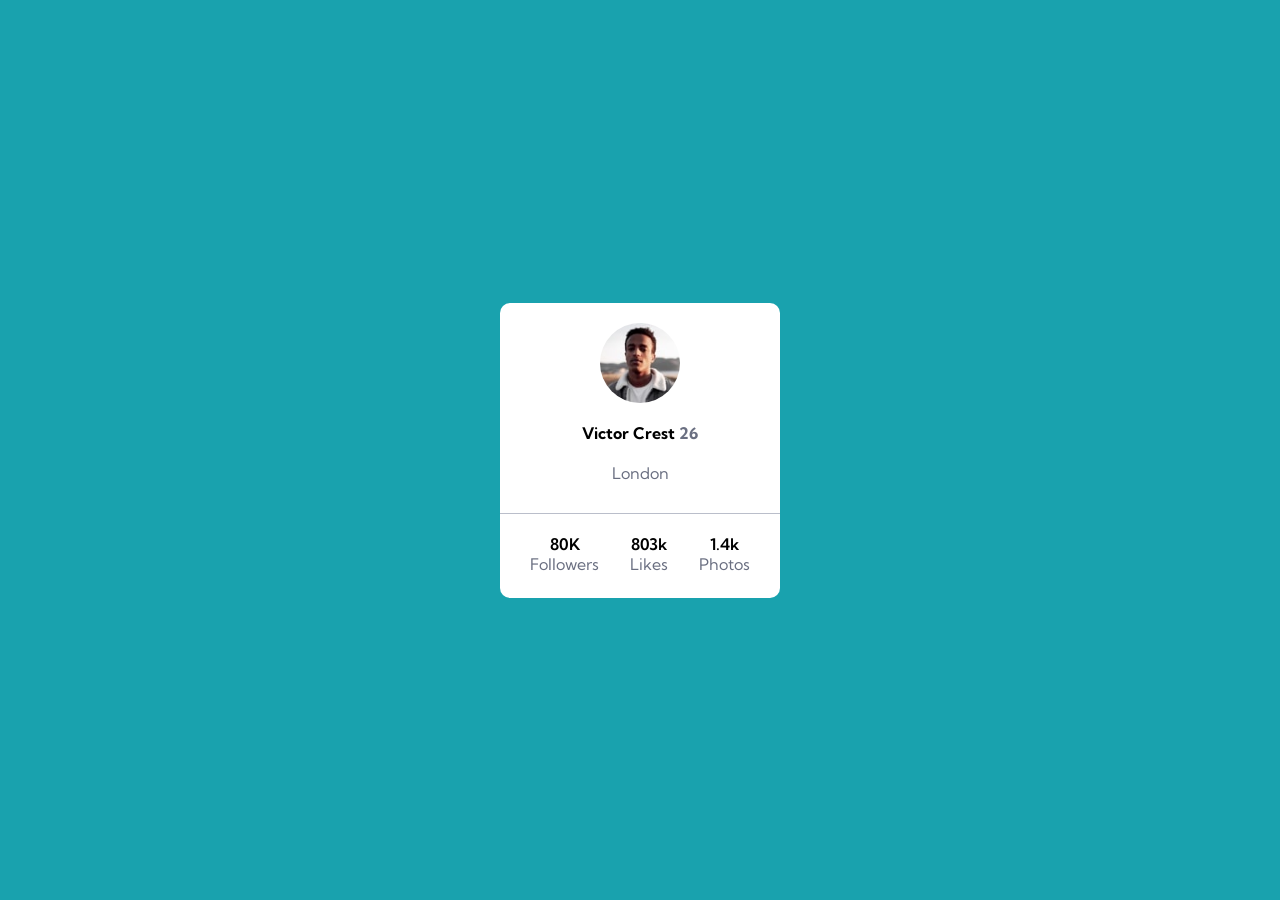
<file: Exercício CSS Avançado - Flexbox/1 - Cartão de perfil/index.html>
<!DOCTYPE html>
<html lang="PT-BR">
<head>
    <meta charset="UTF-8">
    <meta name="viewport" content="width=device-width, initial-scale=1.0">
    <link rel="stylesheet" href="./src/css/reset.css">
    <link rel="stylesheet" href="./src/css/style.css">
    <link rel="shortcut icon" href="./src/img/favicon-32x32.png" type="image/x-icon">
    <title>Cartão de perfil</title>
</head>
<body>
    <main>
        <section class="primeira-parte">
            <img src="./src/img/image-victor.jpg" alt="profile-photo">
            <p class="victor">Victor Crest <span>26</span></p>
            <p>London</p>
        </section>
        <section class="segunda-parte">
            <div>
                <p>80K</p>
                <p>Followers</p>
            </div>
            <div>
                <p>803k</p>
                <p>Likes</p>
            </div>
            <div>
                <p>1.4k</p>
                <p>Photos</p>
            </div>
        </section>
    </main>
</body>
</html>
</file>
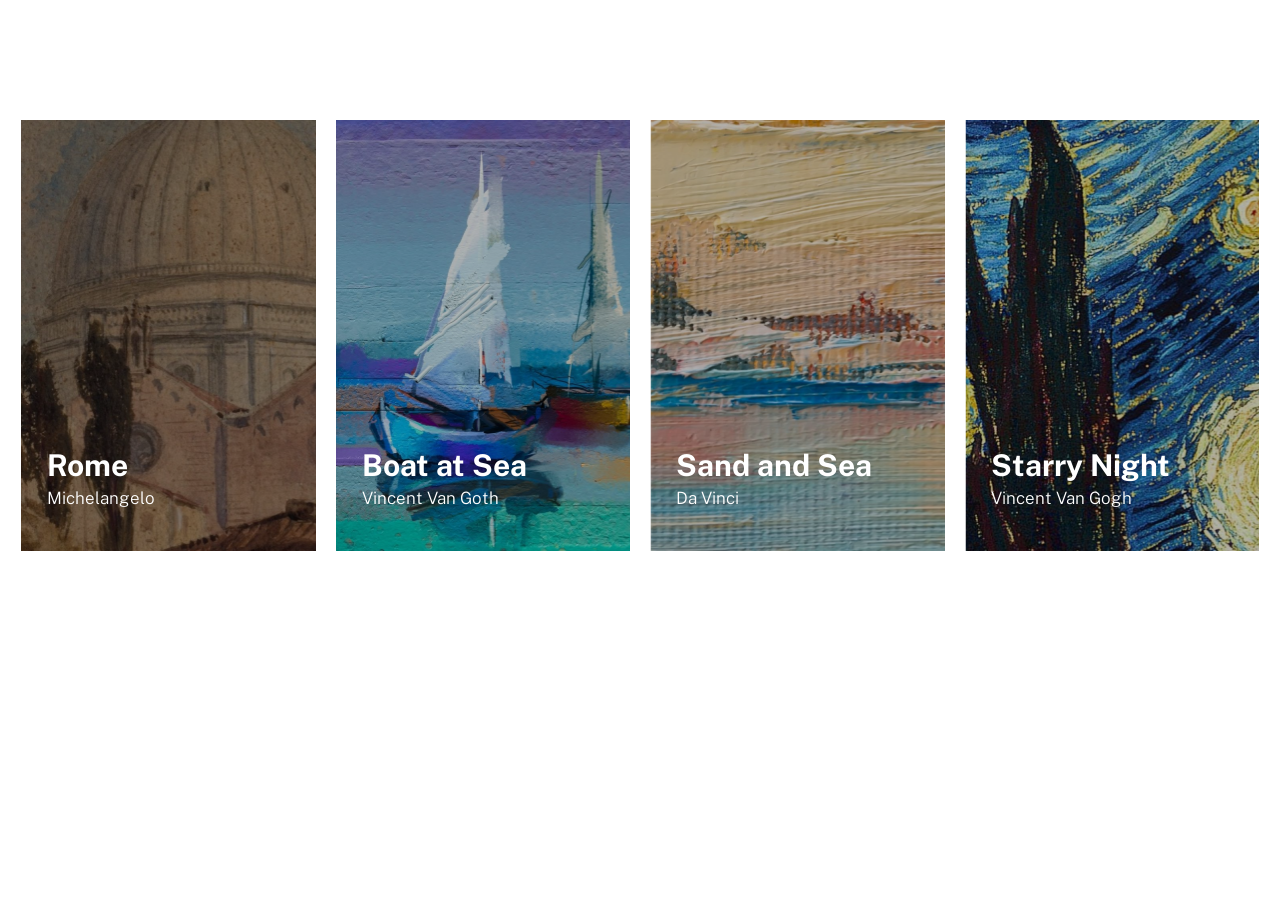
<file: Exercício CSS Avançado - Flexbox/4 - Lista de imagens/index.html>
<!DOCTYPE html>
<html lang="PT-BR">
<head>
    <meta charset="UTF-8">
    <meta name="viewport" content="width=device-width, initial-scale=1.0">
    <link rel="shortcut icon" href="./src/images/favicon.ico" type="image/x-icon">
    <link rel="stylesheet" href="./src/CSS/reset.css">
    <link rel="stylesheet" href="./src/CSS/style.css">
    <link rel="stylesheet" href="./src/CSS/responsivo.css">
    <link rel="preconnect" href="https://fonts.googleapis.com">
    <link rel="preconnect" href="https://fonts.gstatic.com" crossorigin>
    <link href="https://fonts.googleapis.com/css2?family=Public+Sans:ital,wght@0,100..900;1,100..900&display=swap" rel="stylesheet">
    <title>Lista Imagens</title>
</head>
<body>
    <main class="main">
        <ul class="exposição">
            <li class="frame1">
                <p>Rome</p>
                <p>Michelangelo</p>
            </li>
            <li class="frame2">
                <p>Boat at Sea</p>
                <p>Vincent Van Goth</p>
            </li>
            <li class="frame3">
                <p>Sand and Sea</p>
                <p>Da Vinci</p>
            </li>
            <li class="frame4">
                <p>Starry Night</p>
                <p>Vincent Van Gogh</p>
            </li>
        </ul>
    </main>
</body>
</html>
</file>
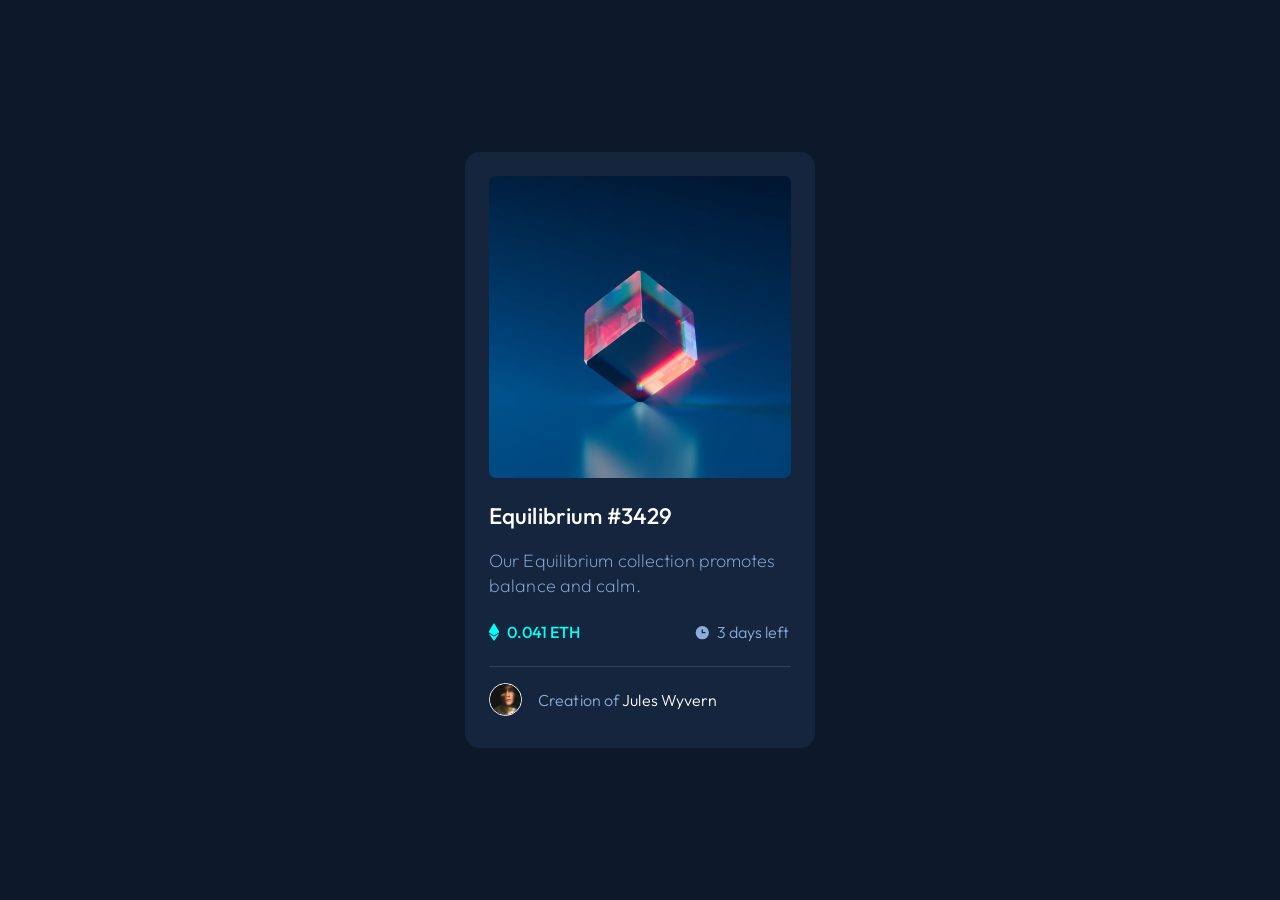
<file: Exercício CSS Avançado - Flexbox/5 - Cartão-nft/index.html>
<!DOCTYPE html>
<html lang="PT-BR">
<head>
    <meta charset="UTF-8">
    <meta name="viewport" content="width=device-width, initial-scale=1.0">
    <link rel="preconnect" href="https://fonts.googleapis.com">
    <link rel="preconnect" href="https://fonts.gstatic.com" crossorigin>
    <link href="https://fonts.googleapis.com/css2?family=Outfit:wght@100..900&display=swap" rel="stylesheet">
    <link rel="shortcut icon" href="./src/images/favicon-32x32.png" type="image/x-icon">
    <link rel="stylesheet" href="./src/css/reset.css">
    <link rel="stylesheet" href="./src/css/variables.css">
    <link rel="stylesheet" href="./src/css/style.css">
    <title>nft-preview-card</title>
</head>
<body>
    <main class="nft-card">
        <a href="#" class="link-image">
            <img src="./src/images/image-equilibrium.jpg" alt="main-image" class="image-cube">
        </a>    
        <a href="#" class="title">
            <h2>
                Equilibrium #3429
            </h2>   
        </a>
        <p class="description-title">Our Equilibrium collection promotes balance and calm.</p>
        <section class="info">
            <p class="eth-value">0.041 ETH</p>
            <p class="days-left">3 days left</p>
        </section>
        <section class="creator">
            <img src="./src/images/image-avatar.png" alt="Creator" class="profile-icon">
            <p class="footer-card">
                Creation of <a href="#" class="profile-link">Jules Wyvern</a>
            </p>
        </section>
    </main>
</body>
</html>
</file>
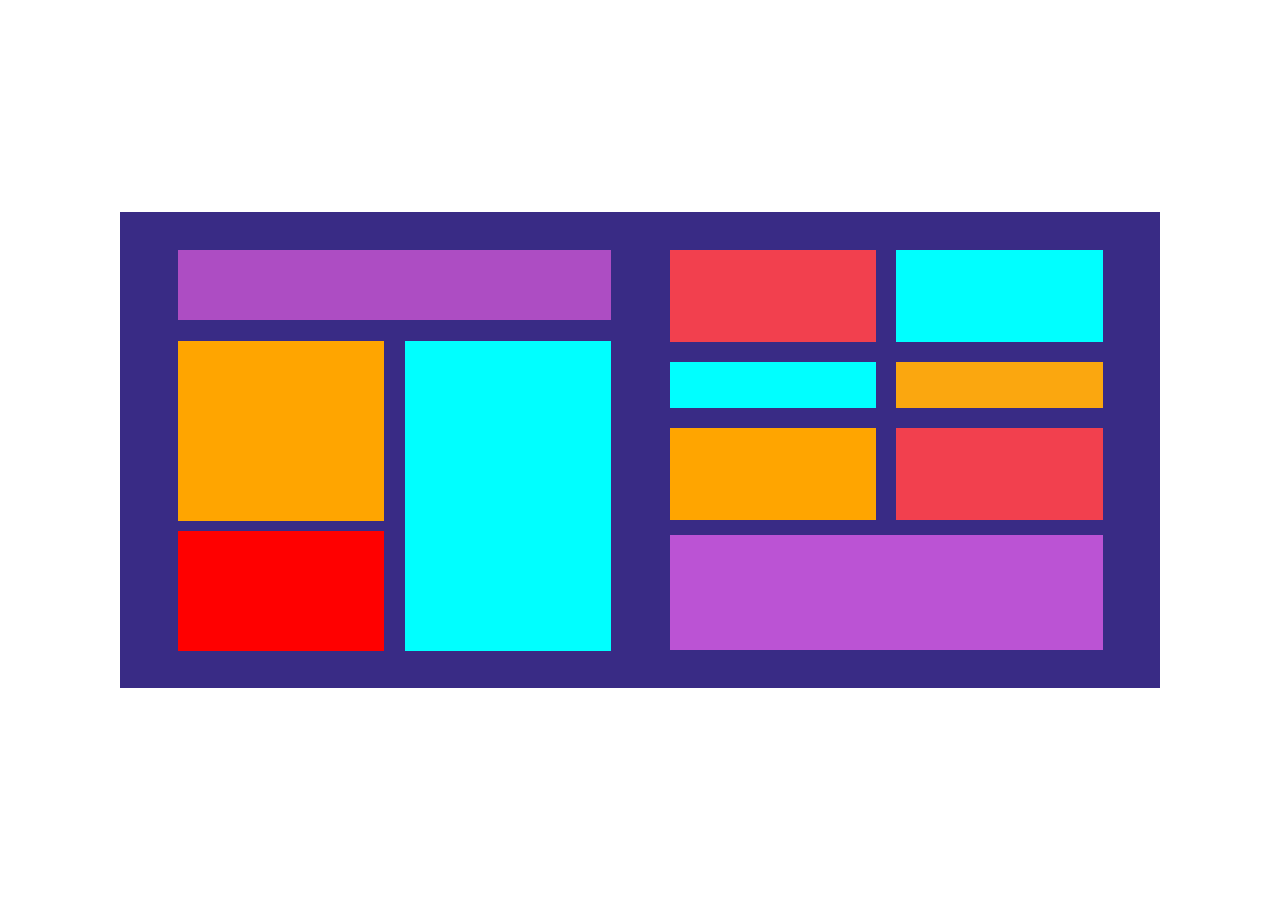
<file: Prática (Posicionamento de Container)/1°_task/index.html>
<!DOCTYPE html>
<html lang="PT-BR">
<head>
    <meta charset="UTF-8">
    <meta name="viewport" content="width=device-width, initial-scale=1.0">
    <link rel="stylesheet" href="./src/css/style.css">
    <link rel="stylesheet" href="./src/css/reset.css">
    <title>task_1</title>
</head>
<body>
    <main>

        <!-- Container 1 -->
        <section class="layout1">
            <header class="header"></header>
            <div class="segunda-parte">
                <div class="column1">
                    <article></article>
                    <section></section>
                </div>
                <aside class="column2"></aside>
            </div>
        </section>

        <!-- container 2 -->
        <section class="layout2">
            <div  class="colunas">
            <section class="column1">
                <div></div>
                <div></div>
                <div></div>
            </section>
            <section class="column2">
                <div></div>
                <div></div>
                <div></div>
            </section>
            </div>
            <footer></footer>
        </section>
        
    </main>
</body>
</html>
</file>
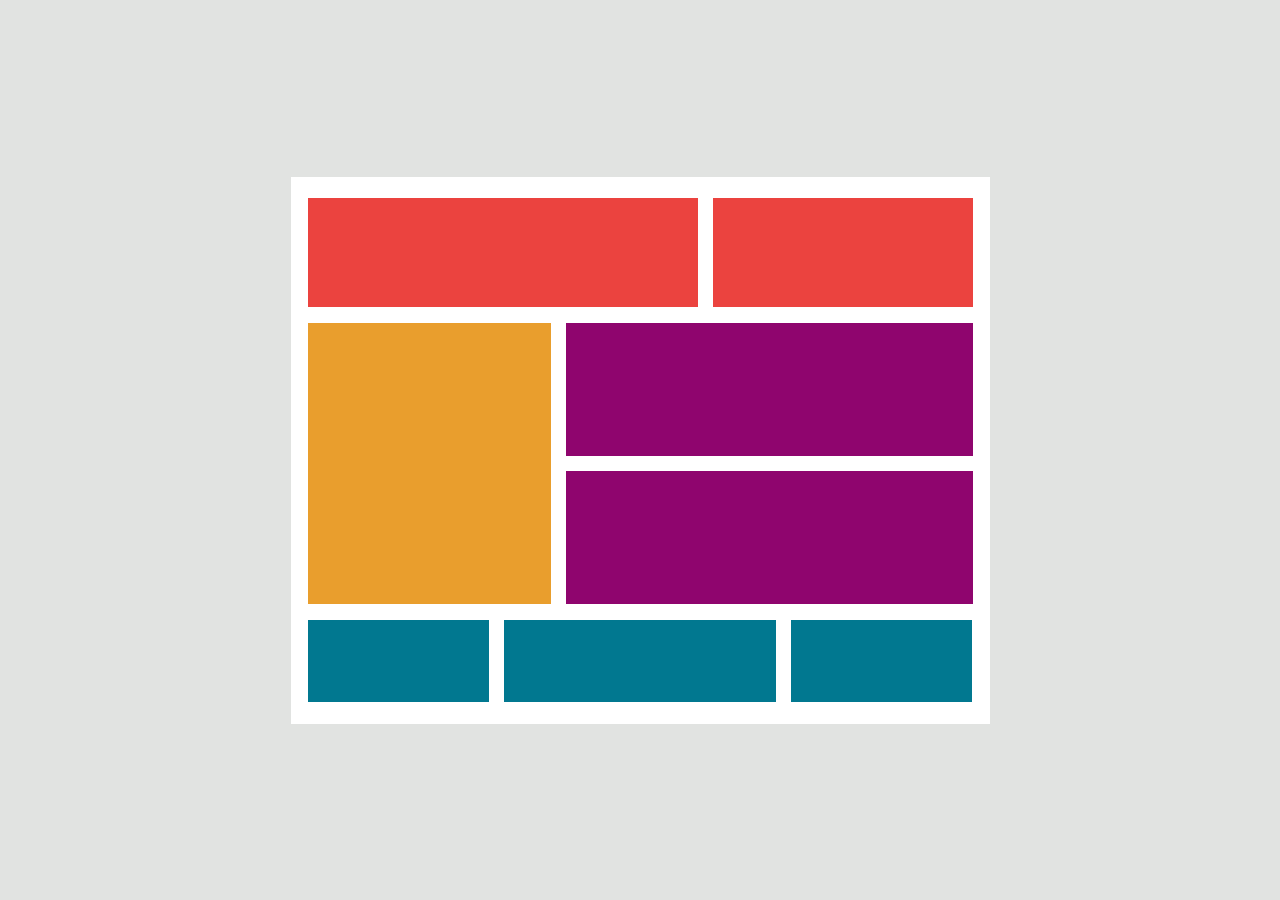
<file: Prática (Posicionamento de Container)/2°_task/index.html>
<!DOCTYPE html>
<html lang="PT-BR">
<head>
    <meta charset="UTF-8">
    <meta name="viewport" content="width=device-width, initial-scale=1.0">
    <link rel="stylesheet" href="./src/css/reset.css">
    <link rel="stylesheet" href="./src/css/style.css">
    <title>task_2</title>
</head>
<body>
    <main>

        <header class="header">
            <div class="h-div div1"></div>
            <div class="h-div div2"></div>
        </header>   
        
        <section class="principal">
            <section class="section"></section>
            <aside class="aside">
                <div class="caixa"></div>
                <div class="caixa"></div>
            </aside>
        </section>

        <footer class="footer">
            <ul class="opcoes-rodape">
                <li></li>
                <li></li>
                <li></li>
            </ul>
        </footer>

    </main>
</body>
</html>
</file>
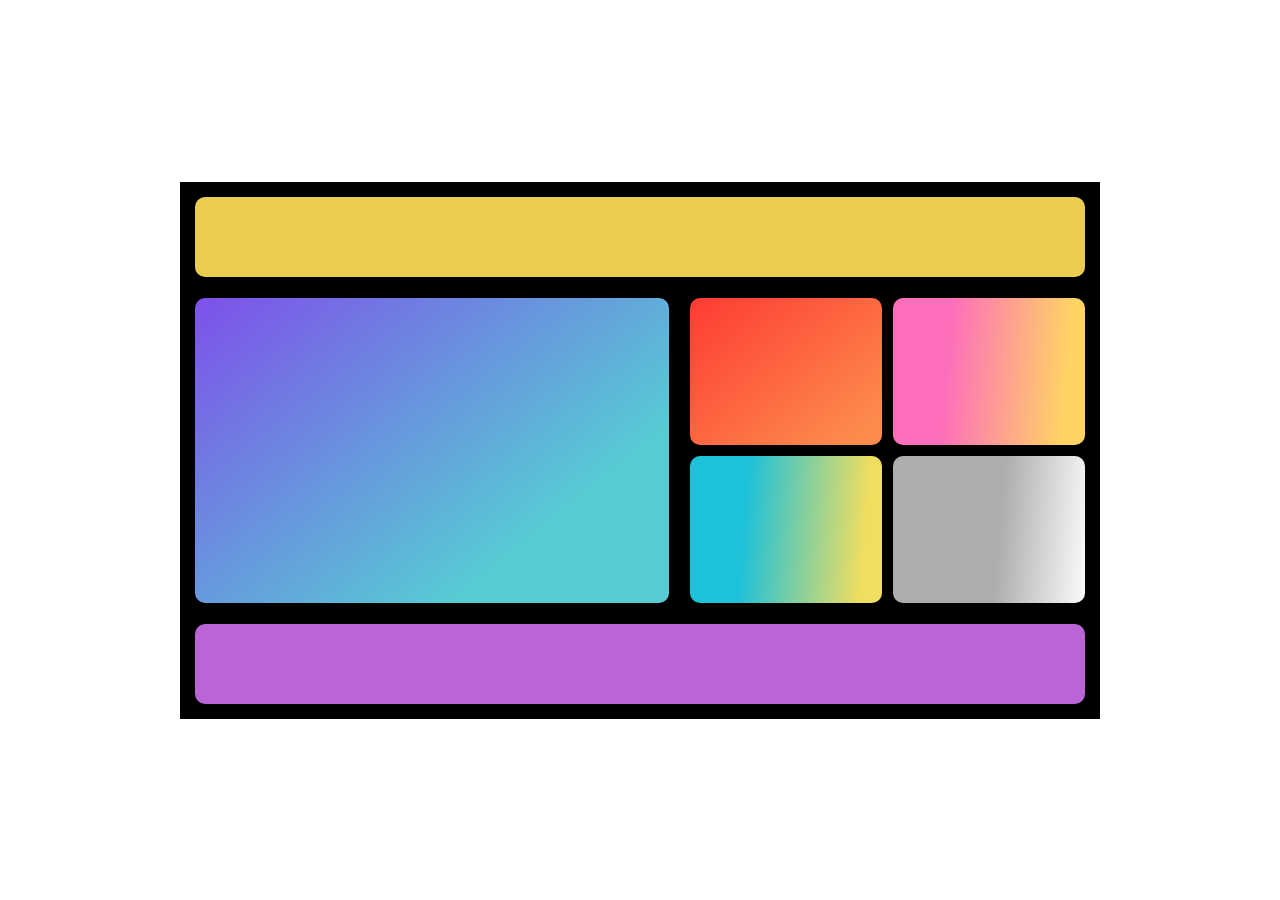
<file: Prática (Posicionamento de Container)/3°_task/index.html>
<!DOCTYPE html>
<html lang="PT-BR">
<head>
    <meta charset="UTF-8">
    <meta name="viewport" content="width=device-width, initial-scale=1.0">
    <link rel="stylesheet" href="./src/css/reset.css">
    <link rel="stylesheet" href="./src/css/style.css">
    <title>task_3</title>
</head>
<body>
    <header class="header"></header>

    <main class="main">
        <article class="sessao-esquerda"></article>
        <aside class="sessao-direita">
            <ul class="blocos">
                <li></li>
                <li></li>
                <li></li>
                <li></li>
            </ul>
        </aside>
    </main>

    <footer class="footer"></footer>
</body>
</html>
</file>
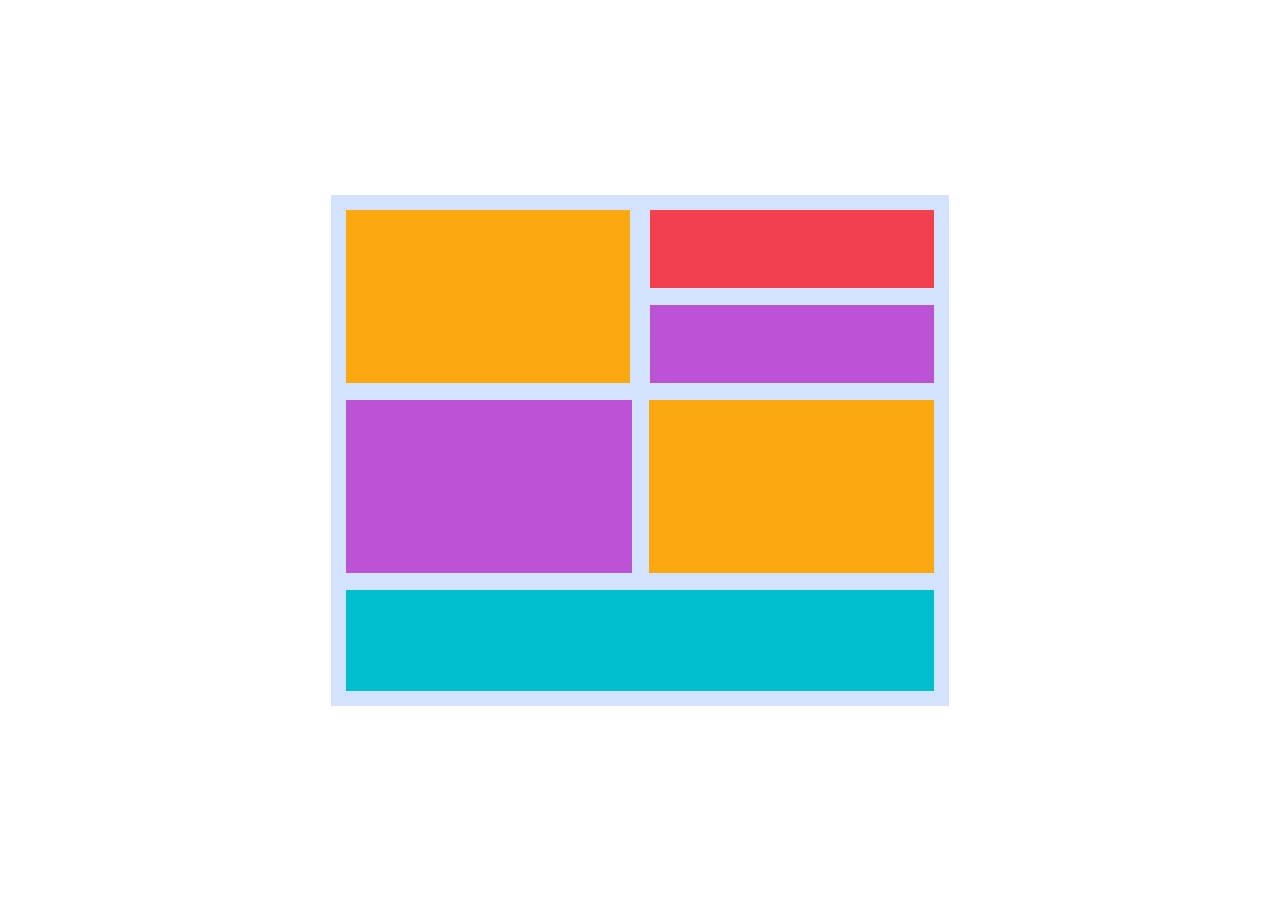
<file: Prática (Posicionamento de Container)/4°_task/index.html>
<!DOCTYPE html>
<html lang="PT-BR">
<head>
    <meta charset="UTF-8">
    <meta name="viewport" content="width=device-width, initial-scale=1.0">
    <link rel="stylesheet" href="./src/css/reset.css">
    <link rel="stylesheet" href="./src/css/style.css">
    <title>task_4</title>
</head>
<body>
    <header class="header">
        <div class=" largura-filhos topo-esquerdo"></div>
        <ul class=" largura-filhos topo-direito">
            <li></li>
            <li></li>
        </ul>
    </header>

    <main class="principal">
        <section class="largura-filhos p-esquerdo"></section>
        <aside class="largura-filhos p-direito"></aside>
    </main>

    <footer class="footer"></footer>
</body>
</html>
</file>
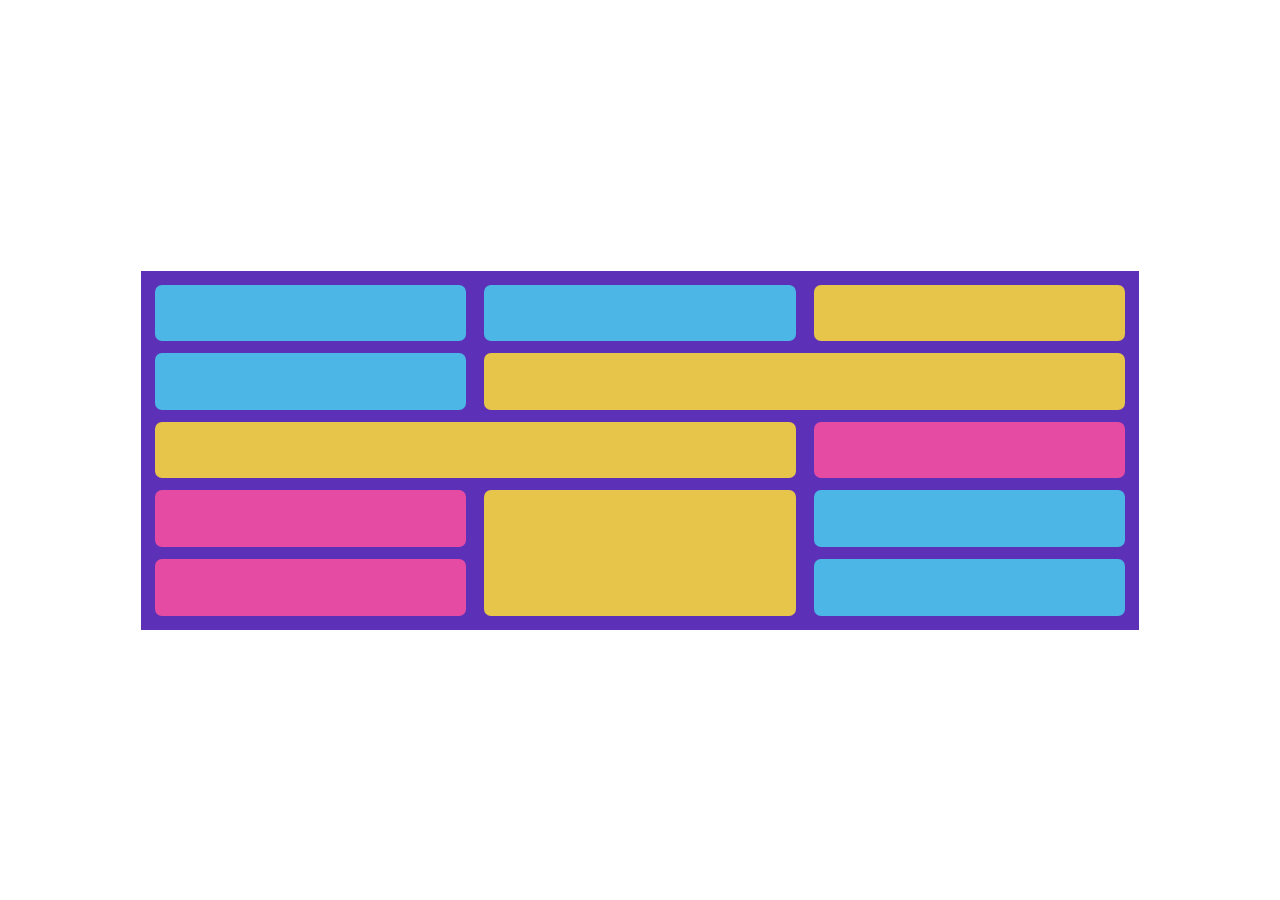
<file: Prática (Posicionamento de Container)/5°_task/index.html>
<!DOCTYPE html>
<html lang="PT-BR">
<head>
    <meta charset="UTF-8">
    <meta name="viewport" content="width=device-width, initial-scale=1.0">
    <link rel="stylesheet" href="src/css/reset.css">
    <link rel="stylesheet" href="./src/css/global.css">
    <link rel="stylesheet" href="./src/css/style.css">
    <title>task_5</title>
</head>
<body>
    <header class="header">
        <section class="bloco-sup-direito">
            <div></div>
            <div></div>
        </section>
        <section class="bloco-sup-esquerdo">
            <div class="superior-esquerdo">
                <div></div>
                <div></div>
            </div>  
            <div class="inferior-esquerdo"></div>
        </section>
    </header>

    <main class="principal">
        <div></div>
        <div></div>
    </main>

    <footer class="footer">
        <section class="f_esquerdo">
            <div></div>
            <div></div>
        </section>
        <div class="f_centro"></div>
        <section class="f_direito">
            <div></div>
            <div></div>
        </section>
    </footer>
</body>
</html>
</file>
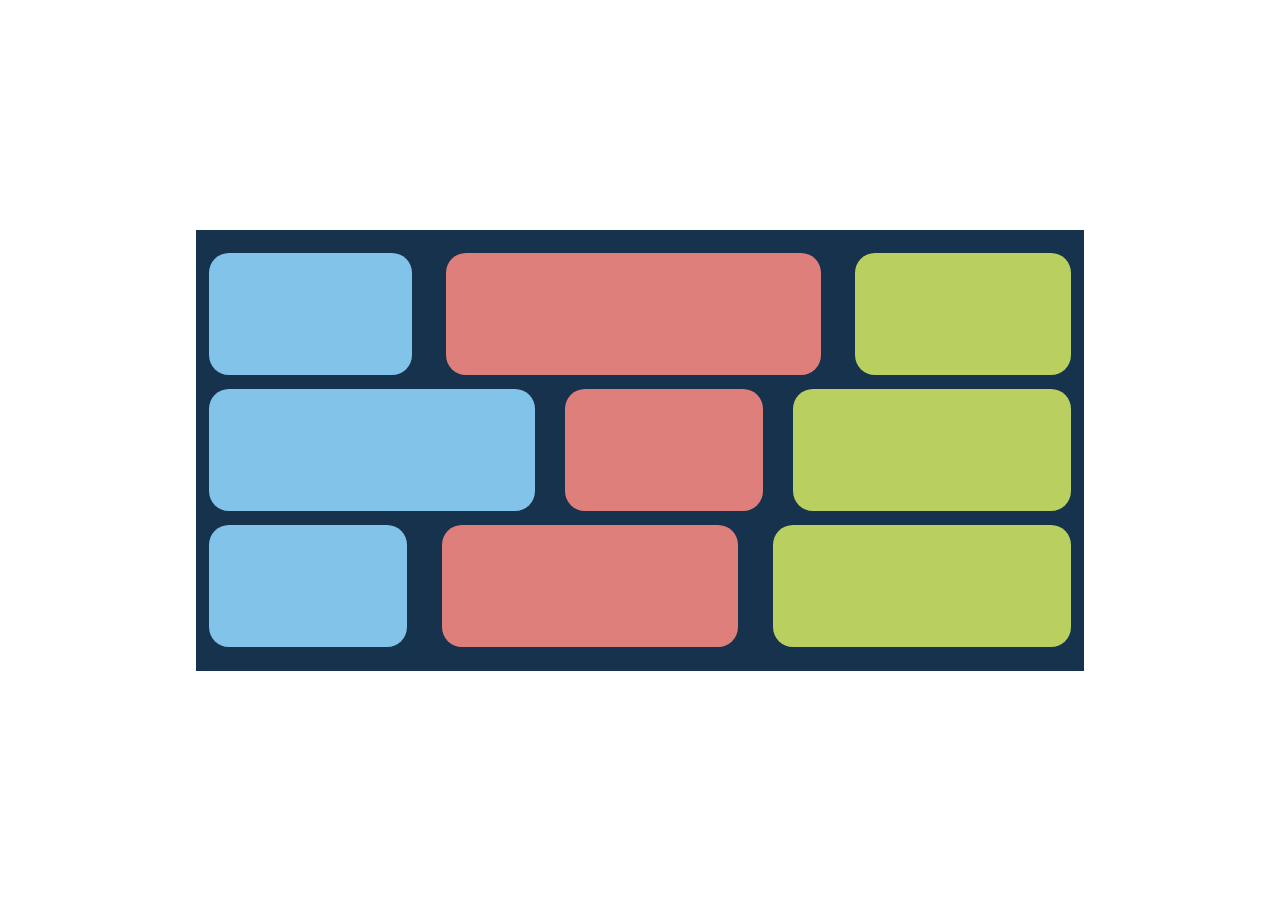
<file: Prática (Posicionamento de Container)/6°_task/index.html>
<!DOCTYPE html>
<html lang="PT-BR">
<head>
    <meta charset="UTF-8">
    <meta name="viewport" content="width=device-width, initial-scale=1.0">
    <link rel="stylesheet" href="./src/css/reset.css">
    <link rel="stylesheet" href="./src/css/style.css">
    <title>task_6</title>
</head>
<body>
    <header class="cabecalho">
        <div></div>
        <div></div>
        <div></div>
    </header>

    <main class="principal">
        <div></div>
        <div></div>
        <div></div>
    </main>

    <footer class="rodape">
        <div></div>
        <div></div>
        <div></div>
    </footer>
</body>
</html>
</file>
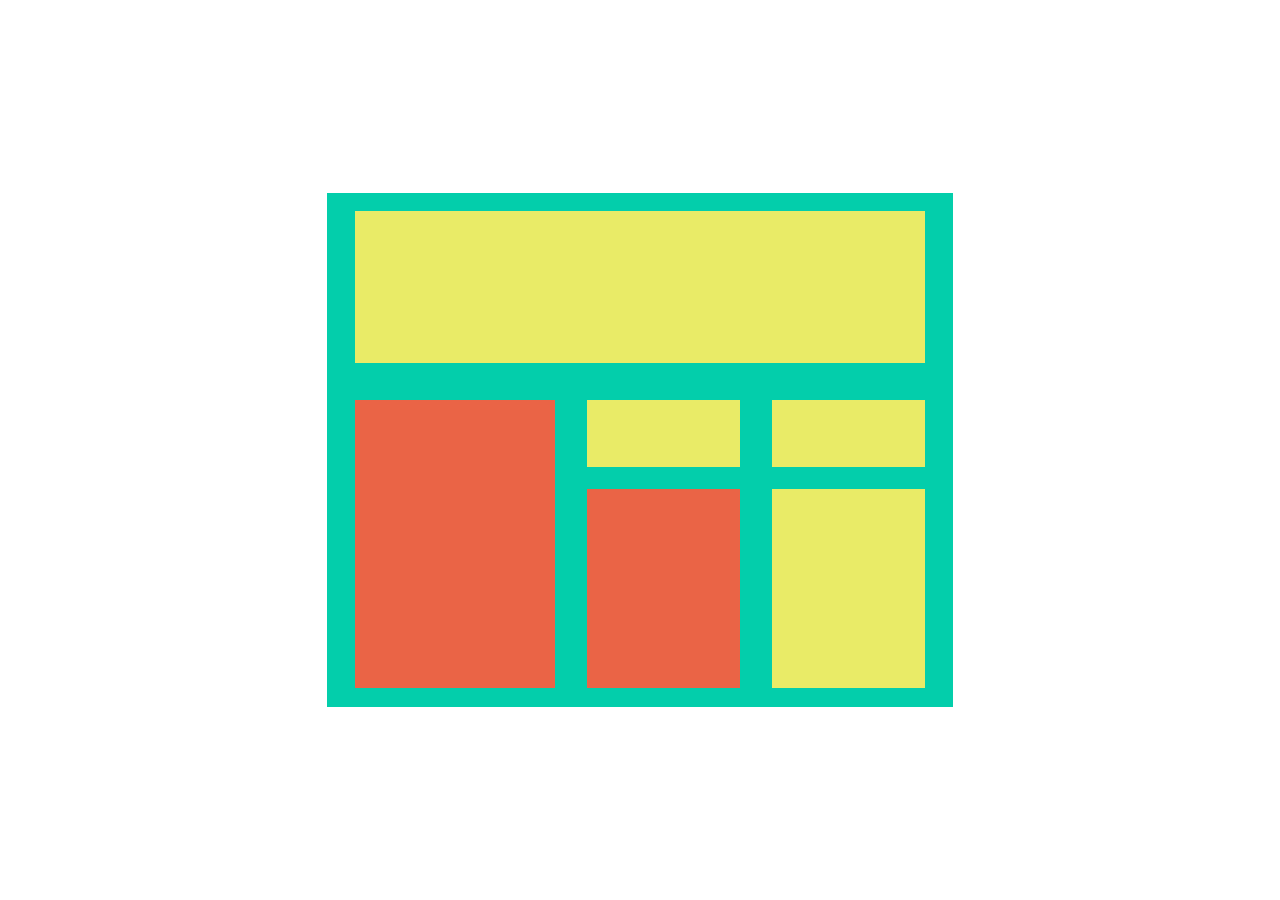
<file: Prática (Posicionamento de Container)/7°_task/index.html>
<!DOCTYPE html>
<html lang="PT-BR">
<head>
    <meta charset="UTF-8">
    <meta name="viewport" content="width=device-width, initial-scale=1.0">
    <link rel="stylesheet" href="./src/css/reset.css">
    <link rel="stylesheet" href="./src/css/style.css">
    <title>task_7</title>
</head>
<body>
    <header class="cabecalho"></header>
    <main class="principal">
        <section class="sessao-esquerda"></section>
        <section class="size sessao-meio">
            <div></div>
            <div></div>
        </section>
        <section class="size sessao-direita">
            <div></div>
            <div></div>
        </section>
    </main>
</body>
</html>
</file>
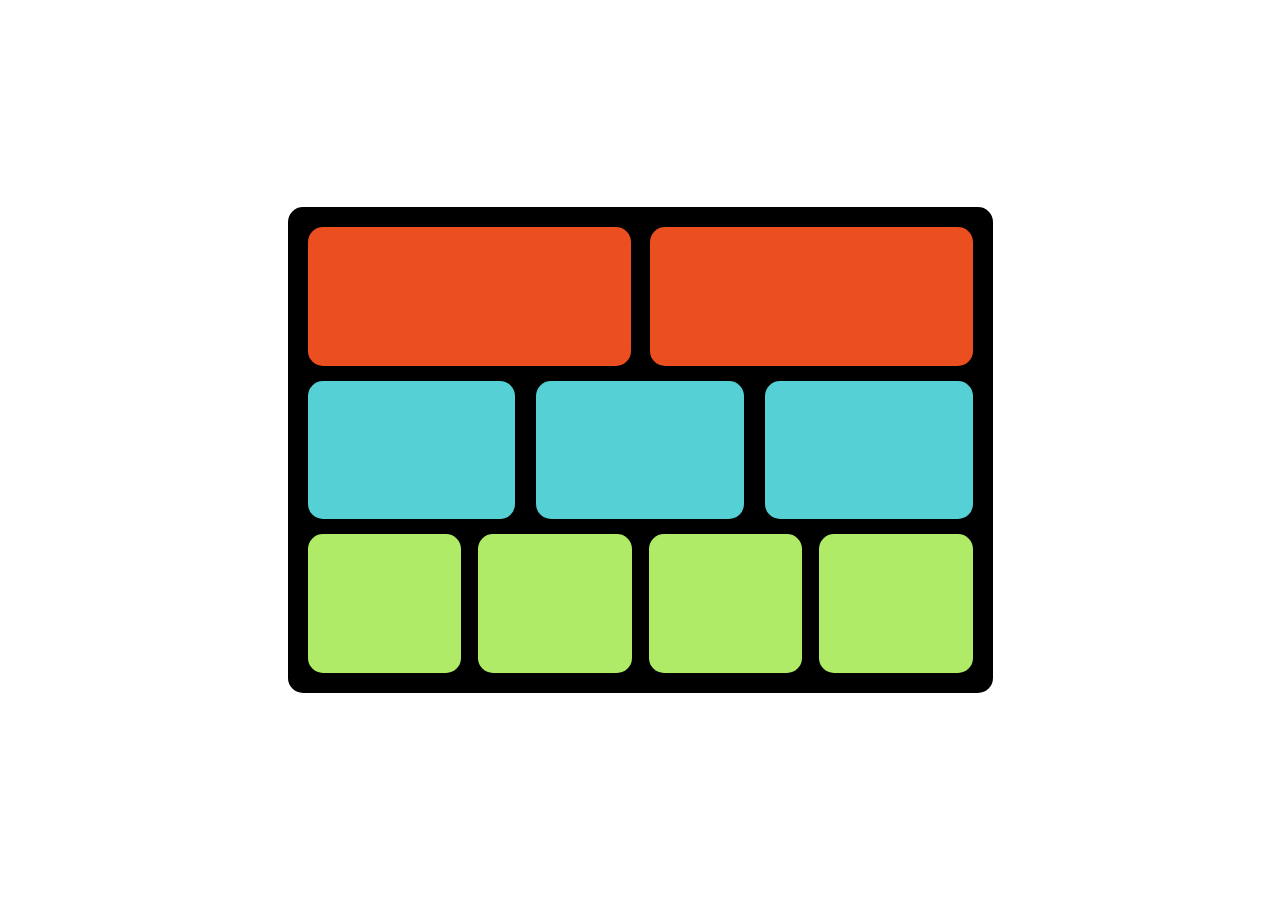
<file: Prática (Posicionamento de Container)/8°_task/index.html>
<!DOCTYPE html>
<html lang="PT-BR">
<head>
    <meta charset="UTF-8">
    <meta name="viewport" content="width=device-width, initial-scale=1.0">
    <link rel="stylesheet" href="./src/css/reset.css">
    <link rel="stylesheet" href="./src/css/style.css">
    <title>task_8</title>
</head>
<body>
    <header class="header">
        <div></div>
        <div></div>
    </header>

    <main class="main">
        <section></section>
        <section></section>
        <section></section>
    </main>

    <footer class="footer">
        <div></div>
        <div></div>
        <div></div>
        <div></div>
    </footer>
</body>
</html>
</file>
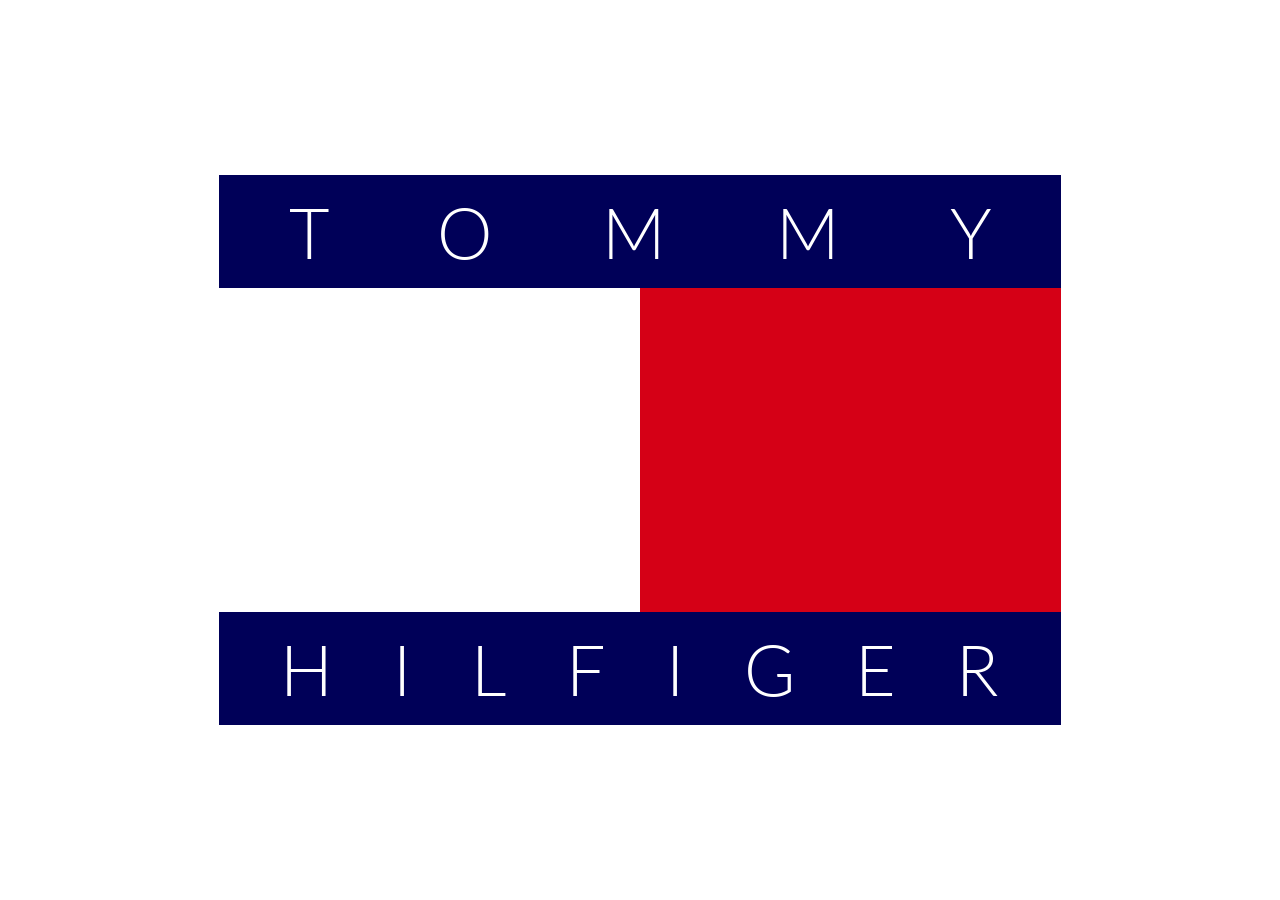
<file: Prática (Posicionamento de Container)/9°_task/index.html>
<!DOCTYPE html>
<html lang="PT-BR">
<head>
    <meta charset="UTF-8">
    <meta name="viewport" content="width=device-width, initial-scale=1.0">
    <link rel="preconnect" href="https://fonts.googleapis.com">
    <link rel="preconnect" href="https://fonts.gstatic.com" crossorigin>
    <link href="https://fonts.googleapis.com/css2?family=Lato:ital,wght@0,100;0,300;0,400;0,700;0,900;1,100;1,300;1,400;1,700;1,900&display=swap" rel="stylesheet">
    <link rel="stylesheet" href="./src/css/reset.css">
    <link rel="stylesheet" href="./src/css/style.css">
    <title>task_9</title>
</head>
<body>
    <header class="header">
        <h2>TOMMY</h2>
    </header>

    <main class="main">
        <section class="left-box"></section>
        <section class="right-box"></section>
    </main>

    <footer class="footer">
        <h2>HILFIGER</h2>
    </footer>
</body>
</html>
</file>
<file: Exercício CSS Avançado - Flexbox/1 - Cartão de perfil/src/css/style.css>
@import url('https://fonts.googleapis.com/css2?family=Kumbh+Sans:wght@100..900&display=swap');

body{
    width: 100vw;
    height: 100vh;
    background-color: hsl(185, 75%, 39%);
    color: hsl(227, 10%, 46%);
    font-family: "Kumbh Sans", serif;
    display: flex;
    align-items: center;
    justify-content: center;

}

main{
    background-color: white;
    width: 280px;
    height: 295px;
;
    display: flex;
    flex-direction: column;
    border-radius: 10px;
}

img{
    border-radius: 100%;
    width: 80px;
}
.primeira-parte{
    display:flex;
    flex-direction: column;
    padding: 20px;
    padding-bottom: 30px;
    gap: 20px;
    align-items: center;
    justify-content: center;
    border-bottom: 1px solid hsl(225, 13%, 76%);
    
}
.victor{
    font-weight: 700;
    color: black
}

span{
    color:hsl(227, 10%, 46%);
}

.segunda-parte{
    display: flex;
    justify-content: space-between;
    text-align: center;
    align-items: center;
    padding: 30px;
    padding-top: 20px;
}

.segunda-parte div p:first-child{
    font-weight: 600;
    color: black;
}
</file>
<file: Exercício CSS Avançado - Flexbox/4 - Lista de imagens/src/CSS/style.css>
html{
    font-size: 62.5%;
}

body{
    font-family:"Public Sans", serif;
    font-weight: 700;
    font-size: 30px;
    color: #ffffff;
}

.main{
    padding: 120px 21px;

}

ul.exposição{
    display: flex;
    gap: 2rem;
}

.exposição li{
    width: 335px;
    height: 431px;
    display: flex;
    flex-direction: column;
    justify-content: flex-end;
    box-sizing: border-box;
    gap: 5px;
    padding: 43px 26px;
}

.exposição li p:last-child{
    font-weight: 300;
    font-size: 1.7rem;
}

ul li.frame1{
    background-image: url('../images/rome.png');
}

ul li.frame2{
    background-image: url('../images/boat.png');
}

ul li.frame3{
    background-image: url('../images/sand-and-sea.png');
}

ul li.frame4{
    background-image: url('../images/starry-night.png');
}
</file>
<file: Exercício CSS Avançado - Flexbox/4 - Lista de imagens/src/CSS/responsivo.css>
@media (max-width: 844px){
    .main{
        padding: 45px 20px;
        display: flex;
        justify-content: center;
    }
    
    ul.exposição{
        flex-direction: column;
        gap: 1px;
    }
    
    .exposição li{
        padding: 14px 22px;
    }
}


/* ----COMPUTER---- */

@media (max-width: 1270px){
    .exposição{
        flex-wrap: wrap;
        max-width: 700px;
        margin: auto;
    }
    .main{
        padding: 21px;
    }
}


@media (min-width: 1363px){
    .main{
        padding: 8.8rem 2.1rem;
    }
}

@media (min-width: 1451px){
    ul.exposição{
        width: 1399px;
    }
    
    .main{
        display: flex;
        justify-content: center;
    }
}
</file>
<file: Exercício CSS Avançado - Flexbox/5 - Cartão-nft/src/css/variables.css>
:root{
    --background-color: hsl(217, 54%, 11%);
    --card-background: hsl(216, 50%, 16%);
    --line-color:  hsl(215, 32%, 27%);
    --main-text: hsl(0, 0%, 100%);
    --secundary-text: hsl(215, 51%, 70%);
    --highlight-text:  hsl(178, 100%, 50%);
}
</file>
<file: Exercício CSS Avançado - Flexbox/5 - Cartão-nft/src/css/style.css>
html{
    font-size: 62.5%;
    background-color: var(--background-color);
}
body{
    font-family: "Outfit", serif;
    display: flex;
    height: 100vh;
}

body .nft-card{
    padding: 24px;
    box-sizing: border-box;
    margin: auto;
    width: 35rem;
    height: 59.6rem;
    border-radius: 1.5rem;
    background-color: var(--card-background);
}

.nft-card > .link-image > .image-cube{
    width: 30.2rem;
    border-radius: 0.7rem;
}
.nft-card > .link-image{
    display:flex;
    position: relative;
}
.nft-card > .link-image::before{
    content: '';
    background-color: cyan;
    opacity: 0;
    transition: 0.3s ease-in-out;
    width: 100%;
    height: 100%;
    border-radius: 0.7rem;
    position: absolute;
}
.nft-card > .link-image::after{
    content: '';
    background: url(../images/icon-view.svg) no-repeat center;
    position: absolute;
    opacity: 0;
    transition: 0.3s ease-in-out;
    width: 100%;
    height: 100%;
}
.nft-card > .link-image:hover::before{
   opacity: 0.4;
}
.nft-card > .link-image:hover::after{
    opacity: 1;
}


.nft-card > .title{
    color: var(--main-text);
    font-size: 1.5rem;
    letter-spacing: 0.01rem;
}
.nft-card > .title:hover{
    color: var(--highlight-text);
}
.title > h2{
    font-weight: 500;
    margin-top: 2.3rem;
    margin-bottom: 1.8rem;
}


.nft-card > .description-title{
    font-size: 1.8rem;
    color: var(--secundary-text);
    font-weight: 200;
    letter-spacing: 0.01rem;
    line-height: 2.5rem;
    margin-bottom: 2.4rem;
}


.nft-card > .info{
    display: flex;
    justify-content: space-between;
    margin-bottom: 2.4rem;
}

.info > .eth-value{
    font-size: 1.6rem;
    font-weight: 500;
    color: var(--highlight-text);
    display: flex;
}
.info > .days-left{
    font-size: 1.6rem;
    font-weight: 300;
    color: var(--secundary-text);
    display: flex;
    margin-right: 2px;

}
.info > .eth-value::before{
    content: '';
    background: url('../images/icon-ethereum.svg') no-repeat center;
    width: 10px;
    display: inline-block;
    margin-right: 8px;
}
.info > .days-left::before{
    content: '';
    background: url('../images/icon-clock.svg') no-repeat center;
    width: 20px;
    display: inline-block;
    margin-right: 5px;
}


.nft-card > .creator{
    display: flex;
    align-items: center;
    padding-top: 1.6rem;
    border-top: 1px solid var(--line-color);
}

.creator > .profile-icon{
    display: flex;
    width: 3.1rem;
    border-radius: 100%;
    border: 1px solid #ffffff;
    margin-right: 1.6rem;
}


.creator > .footer-card{
    font-size: 1.6rem;
    letter-spacing: 0.01rem;
    color: var(--secundary-text);
    font-weight: 300;
}

.footer-card > .profile-link{
    color: #ffffff;
    font-size: 1.6rem;
}
.footer-card > .profile-link:hover{
    color: var(--highlight-text);
}
</file>
<file: Prática (Posicionamento de Container)/1°_task/src/css/style.css>
body{
    height: 100vh;
    align-items: center;
    justify-content: center;
    
}

body, main, .segunda-parte, .column1{
    display: flex;
}

main{
    width: 1040px;
    height: 476px;
    background-color: #392b85;
    padding: 38px 28px; 
    box-sizing: border-box;
    justify-content: space-around;
}


/* ----Container 1---- */

main .layout1{
    height: 400px;
    width: 433px;
}

.header{
    width: 100%;
    height: 70px;
    background-color: #ad4dc3;
}

div.segunda-parte{
    margin-top: 21px;
    justify-content: space-between;
}

.layout1 .column1, .layout1 .column2{
    width: 206px;
    height: 310px;
}

.layout1 .column1{
    flex-direction: column;
    gap: 10px;
}

.column1 article{
    flex-grow: 3;
    background-color: orange;
}

.column1 section{
    flex-grow: 2;
    background-color: red;
}

.layout1 .column2{
    background-color: aqua;
}



/* ----Container 2---- */

main .layout2{
    height: 400px;
    width: 433px;
    display: flex;
    flex-direction: column;
    gap: 15px;
}

.layout2 .colunas{
    display: flex;
    flex-grow: 4;
   
}
.layout2 section{
    flex-grow: 1;
    display: flex;
    flex-direction: column;
    gap: 20px;
}

/* --Coluna 1-- */

.layout2 .colunas .column1 div:first-child{
    background-color: #f2404e;
    flex-grow: 2;
}

.layout2 .colunas .column1 div:nth-child(2){
    background-color: aqua;
    flex-grow: 1;
}

.layout2 .colunas .column1 div:last-child{
    background-color: orange;
    flex-grow: 2;
}


/* --Coluna 2-- */
.layout2 .colunas .column2{
    margin-left: 20px;
}

.layout2 .colunas .column2 div:first-child{
    background-color: aqua;
    flex-grow: 2;
}

.layout2 .colunas .column2 div:nth-child(2){
    background-color: #fba70f;
    flex-grow: 1;
}

.layout2 .colunas .column2 div:last-child{
    background-color: #f2404e;
    flex-grow: 2;
}


/* ---Footer--- */
.layout2 footer{
    background-color: #bb53d4;
    flex-grow: 2;
}
</file>
<file: Prática (Posicionamento de Container)/2°_task/src/css/style.css>
:root{
    --espacamento: 15px;
}

body{
    height: 100vh;
    background-color: #E1E3E1;

}

/* Geral */
body, main, .header, .principal, .aside, .opcoes-rodape{ 
    display: flex;
}

.div2, li{
    flex:2;
}
.div1, .section, li:nth-child(2){
    flex:3;
}


main{
    flex-direction: column;
    gap: 16px;
    margin: auto;
    width: 665px;
    height: 505px;
    padding: 21px 17px;
    background-color: #ffffff;
    align-items: stretch;
}

.header{
    height: 109px;
    gap: var(--espacamento);
    
}
.header .h-div{ background-color: #eb433f;}


.principal{
    height: 281px;
    gap: var(--espacamento);

}
.principal .section{ 
    background-color: #e99e2d;
}
.principal .aside{ 
    flex-direction: column;
    flex-grow: 5;
    gap: var(--espacamento);
}

.aside .caixa{
    flex: 1;
    background-color: #8f056e;
}


.footer .opcoes-rodape{
    height: 82px;
    gap: var(--espacamento);
}

.footer .opcoes-rodape li{
    background-color: #017890;
}
</file>
<file: Prática (Posicionamento de Container)/3°_task/src/css/style.css>
html{
    height: 100vh;
    width: 100vw;
    display: flex;
    background-color: #ffff;
}

/* ---Geral--- */
body, .main, .blocos {
    display: flex;
}
.header, .main, .sessao-esquerda, .blocos li, .footer{
    border-radius: 10px;
}
body, .main{
    gap: 21px;
}
.header, .sessao-esquerda, .footer{
    flex: 1;
}


body{
    flex-direction: column;
    margin: auto;
    height: 537px;
    width: 920px;
    background-color: #000000;
    padding: 15px;
    box-sizing: border-box;
}

.header{
    background-color: #ebcd52;
}

.main .sessao-esquerda{
    background: rgb(126,80,234);
    background: linear-gradient(141deg, rgba(126,80,234,1) 0%, rgba(87,203,212,1) 74%);
}


.main .sessao-direita .blocos {
    width: 395px;
    height: 305px;
    flex-wrap: wrap;
    gap: 11px;
}
.sessao-direita .blocos li{
    background-color: green;
    height: 147px;
    width: 192px;
}
.blocos li:first-child{
    background: rgb(254,59,50);
    background: linear-gradient(141deg, rgba(254,59,50,1) 0%, rgba(253,138,77,1) 89%);
}

.blocos li:nth-child(2){
    background: rgb(253,111,186);
    background: linear-gradient(95deg, rgba(253,111,186,1) 29%, rgba(255,212,99,1) 89%);
}

.blocos li:nth-child(3){
    background: rgb(29,193,217);
    background: linear-gradient(95deg, rgba(29,193,217,1) 29%, rgba(240,222,96,1) 89%);
}

.blocos li:nth-child(4){
    background: rgb(173,173,173);
    background: linear-gradient(95deg, rgba(173,173,173,1) 55%, rgba(252,251,252,1) 100%);
}


.footer{
    background-color: #bb64d5;
}
</file>
<file: Prática (Posicionamento de Container)/4°_task/src/css/style.css>
html{
    height: 100vh;
    width: 100vw;
    background-color: #ffffff;
    align-items: center;
    justify-content: center;
}

/* --- Geral --- */
html, body, .header, .topo-direito, .principal{
    display: flex;
}

body, .header .topo-direito, .principal{
    gap: 17px;
}

.largura-filhos, li:first-child, li:last-child, .footer{
    flex: 1;
}

body, .largura-filhos{
    box-sizing: border-box;
}



body{
    flex-direction: column;
    width: 618px;
    height: 511px;
    background-color: #d3e3fd;
    padding: 15px;
}

.largura-filhos{
    width: 282px;
    height: 173px;
}

.header{
    gap: 20px;
}

.header .topo-esquerdo{
    background-color:  #fca810 ;
}

.header .topo-direito{
    flex-direction: column;
}

.topo-direito li:first-child{
    background-color: #f2404e;
}

.topo-direito li:last-child{
    background-color: #bc53d4;
}

.principal .p-direito{
    background-color: #fca810;
}

.principal .p-esquerdo{
    background-color: #bc53d4;
}

.footer{
    background-color: #00bece;
}
</file>
<file: Prática (Posicionamento de Container)/5°_task/src/css/global.css>
html, body, .header, .header .bloco-sup-direito, .header .bloco-sup-esquerdo, .superior-esquerdo, .principal, .footer, .f_esquerdo, .f_direito {
    display: flex;
}

body, .header .bloco-sup-direito, .header .bloco-sup-esquerdo, .footer .f_esquerdo, .footer .f_direito{
    flex-direction: column;
}

.bloco-sup-direito, .bloco-sup-direito div:first-child, .bloco-sup-direito div:last-child, .superior-esquerdo, .superior-esquerdo div:first-child, .superior-esquerdo div:last-child, .inferior-esquerdo, .principal div:last-child, .footer .f_esquerdo, .f_esquerdo div:first-child, .f_esquerdo div:last-child, .f_direito div, .footer .f_centro, .footer .f_direito{
    flex-grow: 1;
}
.header, .header .bloco-sup-esquerdo, .footer{
    flex-grow: 2;
}

.bloco-sup-direito div, .superior-esquerdo div:first-child, .superior-esquerdo div:last-child, .inferior-esquerdo, .principal div:first-child, .principal div:last-child, .f_esquerdo div:first-child, .f_esquerdo div:last-child, .f_direito div, .footer .f_centro{
    border-radius: 7px;
}

body, .header .bloco-sup-direito, .header .bloco-sup-esquerdo, .footer .f_esquerdo, .footer .f_direito{
    gap: 12px;
}

.header, .superior-esquerdo, .principal, .footer{
    gap: 18px;
}


/* --- Cores Globais--- */
.bloco-sup-direito div:first-child, .bloco-sup-direito div:last-child,.superior-esquerdo div:first-child, .f_direito div{
    background-color: #4CB7E6;
}

.superior-esquerdo div:last-child, .inferior-esquerdo, .principal div:first-child, .footer .f_centro{
    background-color: #e6c54a;
}

.principal div:last-child, .f_esquerdo div:first-child, .f_esquerdo div:last-child{
    background-color: #e64ba4;
}
</file>
<file: Prática (Posicionamento de Container)/5°_task/src/css/style.css>
html{
    align-items: center;
    height: 100vh;
    background-color: #ffffff;
}

body{
    margin: auto;
    width: 998px;
    height: 359px;
    background-color: #5c31b7;
    box-sizing: border-box;
    padding: 14px;
}


.principal{
    flex: 1 2 auto;
}
.principal div:first-child{
    flex: 1 1 34%;
}
</file>
<file: Prática (Posicionamento de Container)/6°_task/src/css/style.css>
html{
    height: 100%;
    display: flex;
    justify-content: center;
    align-items: center;
    background-color: #fff;
}

body{
    width: 888px;
    height: 441px;
    background-color: #17324d;
    padding: 23px 13px;
    box-sizing: border-box;
    display: flex;
    flex-direction: column;
    gap: 14px;
}


/* ---- Geral ---- */
.cabecalho, .principal, .rodape{
    flex: 1;
    display: flex;
    flex-direction: row;
}
.cabecalho div, .principal div, .rodape div{
    border-radius: 20px;
}

.cabecalho div:nth-child(1), .principal div:nth-child(1), .rodape div:nth-child(1){
    background-color: #82c3ea;
}
.cabecalho div:nth-child(2), .principal div:nth-child(2), .rodape div:nth-child(2){
    background-color: #df7f7c;
}
.cabecalho div:nth-child(3), .principal div:nth-child(3), .rodape div:nth-child(3){
    background-color: #b9cf5f;
}



.cabecalho{
    gap: 34px;
}

.cabecalho div:nth-child(1){
    flex: 1 1 198px;
}
.cabecalho div:nth-child(2){
    width: 375px;
}
.cabecalho div:nth-child(3){
    width: 216px;
}


.principal{
    gap: 30px;
}

.principal div:nth-child(1){
    width: 327px;
}
.principal div:nth-child(2){
    width: 198px;
}
.principal div:nth-child(3){
    width: 279px;
}


.rodape{
    gap: 35px;
}

.rodape div:nth-child(1){
    width: 199px;
}
.rodape div:nth-child(2){
    width: 297px;
}
.rodape div:nth-child(3){
    width: 299px;
}
</file>
<file: Prática (Posicionamento de Container)/7°_task/src/css/style.css>
html{
    height: 100%;
    background-color: #fff;
}

body{
    margin: auto;
    display: block;
    width: 626px;
    height:514px;
    padding: 18px 28px;
    background-color: #03ceab;
    box-sizing: border-box;
}



html, .principal, .principal .sessao-meio, .principal .sessao-direita{
    display: flex;
}

.cabecalho, .principal{
    width: auto;
}

.cabecalho{
    height: 152px;
    margin-bottom: 37px;
}

.principal{
    height: 288px;
    gap: 32px;
}

.principal .sessao-meio, .principal .sessao-direita{
    flex-direction: column;
}

.principal .sessao-esquerda{
    width: 200px;
}

.principal .sessao-meio, .principal .sessao-direita{
    gap: 22px;
} 

.principal .size, .sessao-meio div:first-child, .sessao-direita div:first-child{
    flex: 1;
}

.sessao-meio div:last-child, .sessao-direita div:last-child{
    flex: 3;
}


.cabecalho, .sessao-meio div:first-child,.sessao-direita div:first-child, .sessao-direita div:last-child{
    background-color: #e9eb67;
}

.principal .sessao-esquerda, .sessao-meio div:last-child{
    background-color: #ea6446;
}
</file>
<file: Prática (Posicionamento de Container)/8°_task/src/css/style.css>
html{
    height: 100%;
    background-color: #ffffff;
}

body{
    margin: auto;
    width: 665px;
    height: 446px;
    background-color: #000000;
    padding: 20px;
    flex-direction: column;
    gap: 15px;
}

/* ---- Geral ---- */
html, body, .header, .main, .footer{
    display: flex;
}
body, .header div, .main section, .footer div{
    border-radius: 15px;
}
.header, .header div, .main, .main section, .footer, .footer div{
    flex-grow: 1;
}


.header{
    gap: 19px;
} 
.header div{
    background-color: #eb4f1f;
}


.main{
    gap: 21px;
} 
.main section{
    background-color: #55d0d5;
}


.footer{
    gap: 17px;
} 
.footer div{
    background-color: #b0eb68;
}
</file>
<file: Prática (Posicionamento de Container)/9°_task/src/css/style.css>
html{
    height: 100%;
}

body{
    width: 842px;
    height: 550px;
    margin: auto;
    flex-direction: column;
}

html, body, .header, .main, .footer{
    display: flex;
}

.header, .footer{
    height: 113px;
    align-items: center;
    justify-content: center;
    color: #ffffff;
    background-color: #000058;
}

.main{
    flex-grow: 3;
}

.main .left-box, .main .right-box{
    flex-grow: 1;
}

.header h2, .footer h2{
    font-family: "Lato", serif;
    font-weight: 300;
    font-size: 70px;
}

.header h2{
    letter-spacing: 110px;
    margin-right: -110px;
}

.footer h2{
    letter-spacing: 60px;
    margin-right: -57px; 
}


html, .main .left-box{
    background-color: #ffffff;
}
.main .right-box{
    background-color: #d50016;
}
</file>
